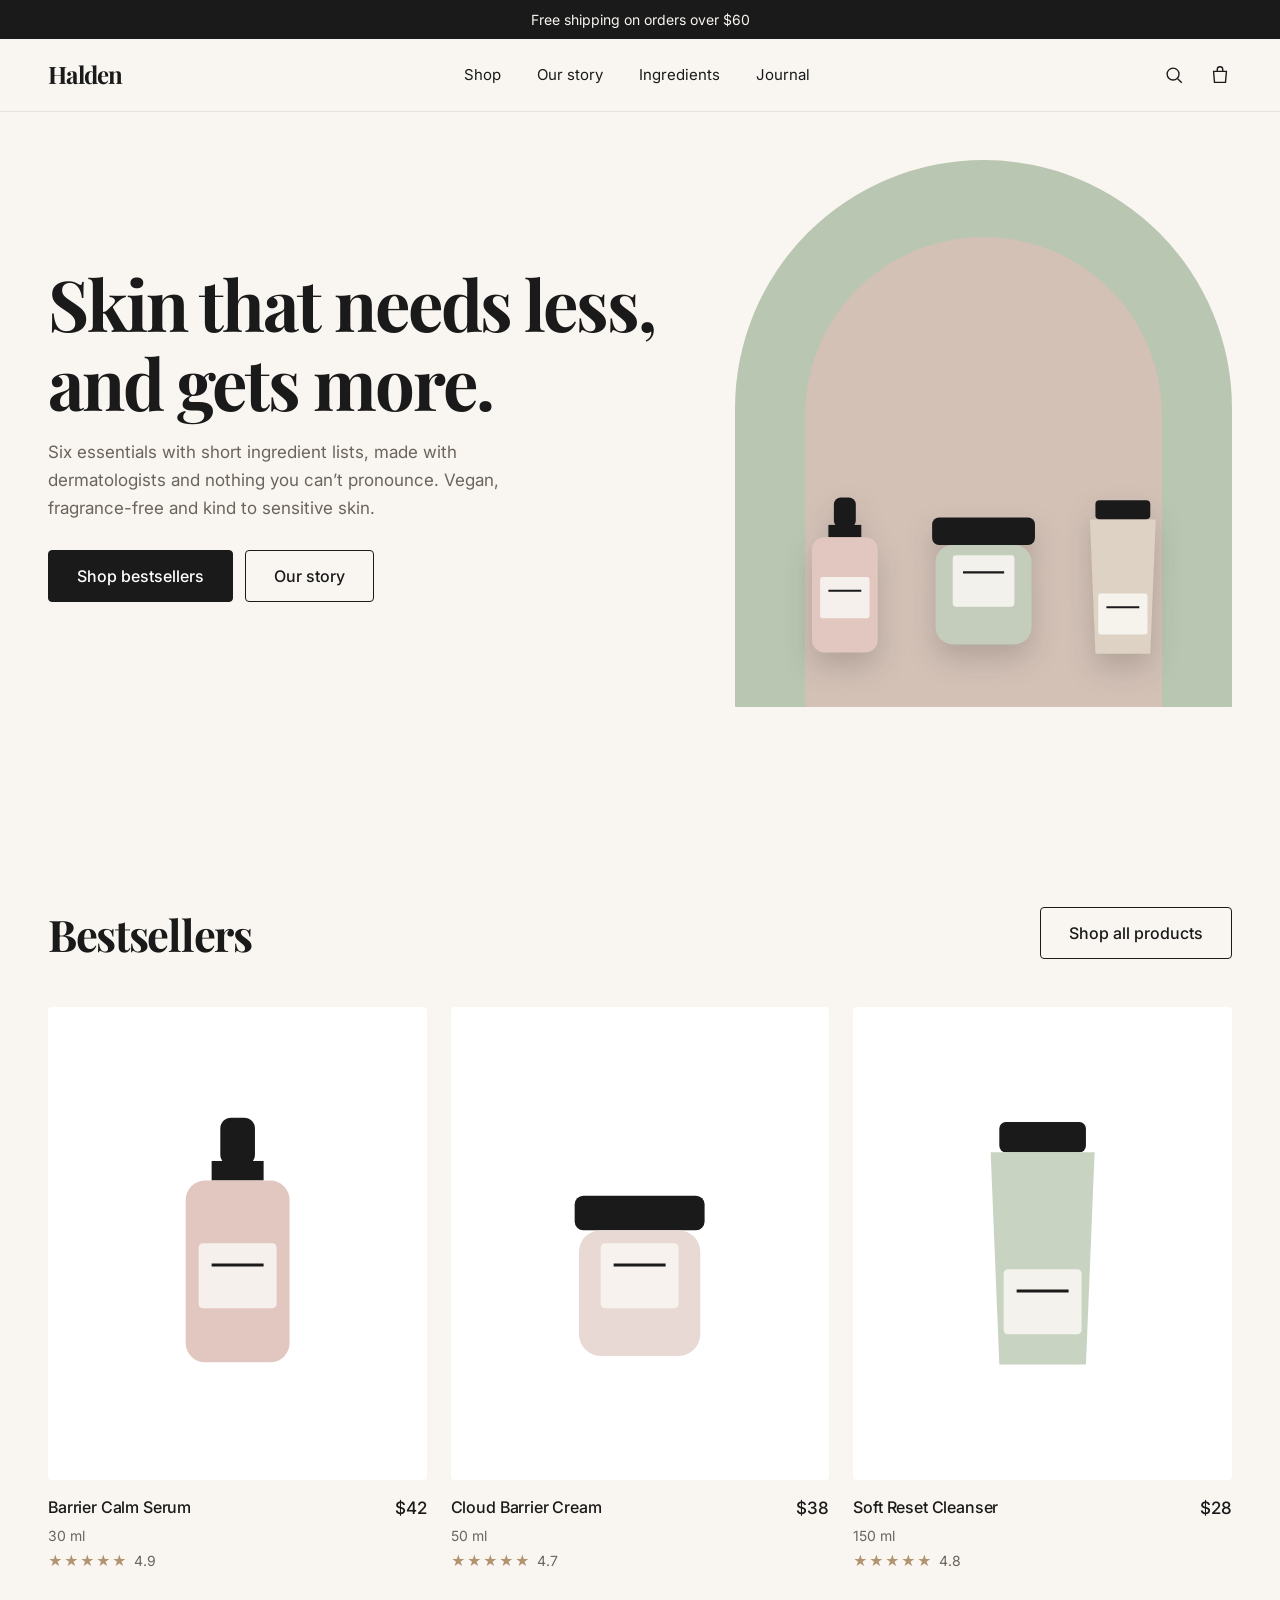
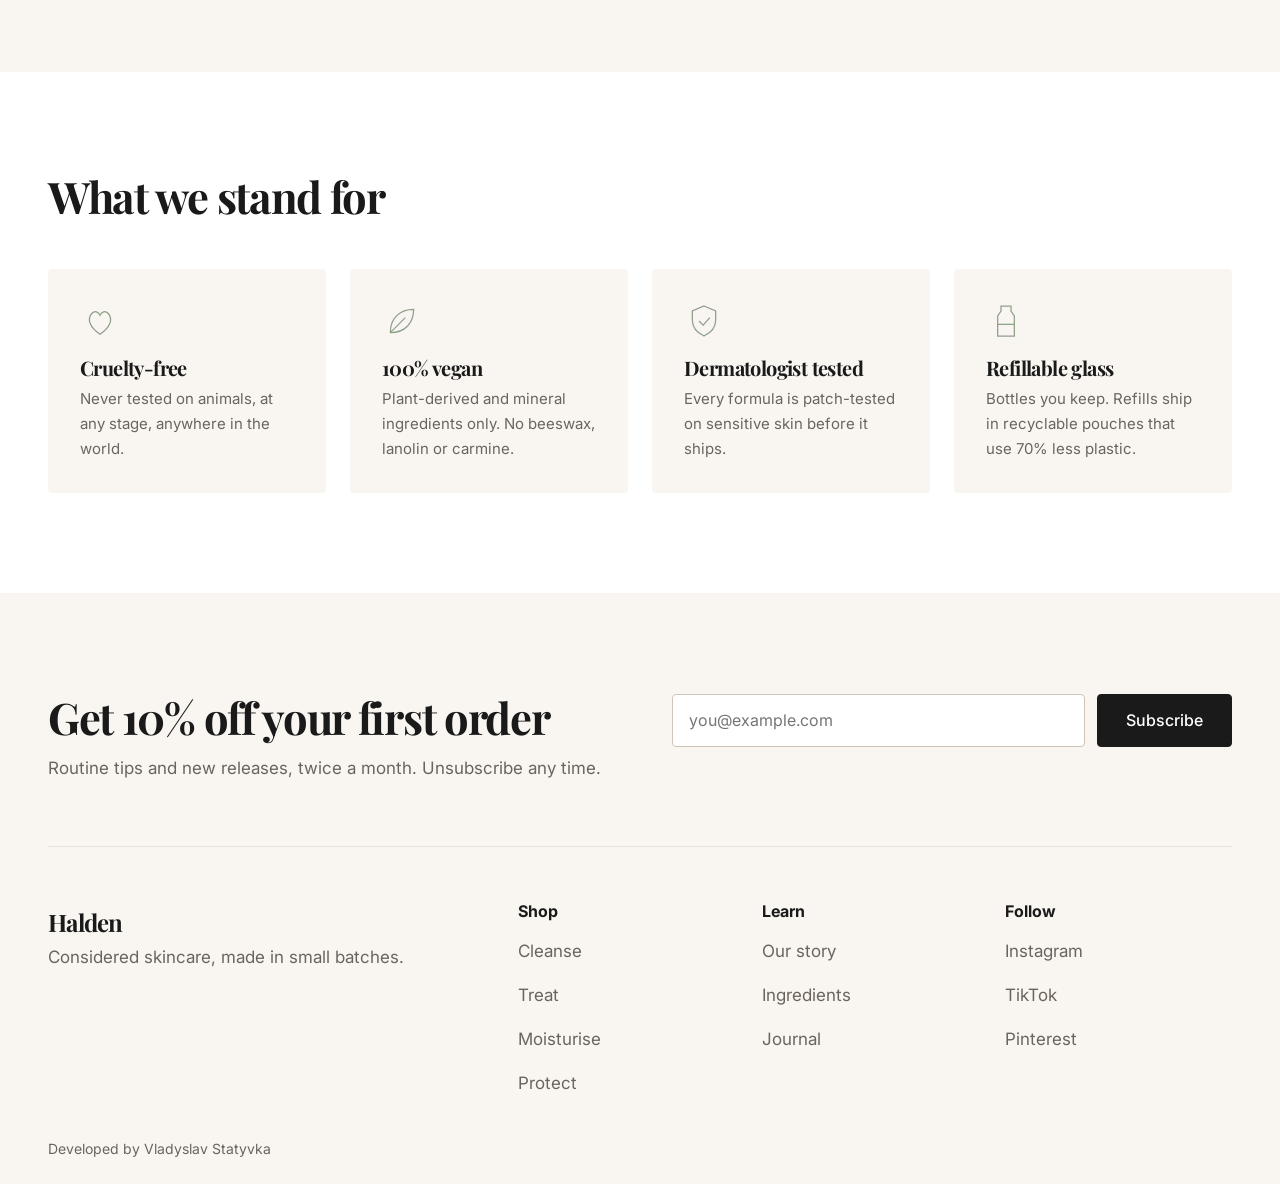
<file: index.html>
<!DOCTYPE html>
<html lang="en">
<head>
  <meta charset="utf-8">
  <meta name="viewport" content="width=device-width, initial-scale=1.0">
  <title>Considered skincare — Halden</title>
  <meta name="description" content="Vegan, cruelty-free skincare made with dermatologists.">
  <link rel="preconnect" href="https://fonts.googleapis.com">
  <link rel="preconnect" href="https://fonts.gstatic.com" crossorigin>
  <link href="https://fonts.googleapis.com/css2?family=Inter:wght@400;500;600&family=Playfair+Display:wght@600;700&display=swap" rel="stylesheet">
  <link rel="stylesheet" href="styles.css">
</head>
<body data-page="home">
<main id="main">
<section class="hero"><div class="container hero__grid">
  <div class="hero__copy"><h1>Skin that needs less, and gets more.</h1>
    <p>Six essentials with short ingredient lists, made with dermatologists and nothing you can’t pronounce. Vegan, fragrance-free and kind to sensitive skin.</p>
    <div class="hero__cta"><a href="shop.html" class="btn btn--dark">Shop bestsellers</a><a href="our-story.html" class="btn btn--ghost">Our story</a></div></div>
  <div class="hero__banner" aria-hidden="true"><div class="hero__arch"></div><div class="hero__bottles" id="heroBottles"></div></div>
</div></section>
<section class="section"><div class="container">
  <div class="section__head"><h2>Bestsellers</h2><a class="btn btn--ghost" href="shop.html">Shop all products</a></div>
  <div class="grid" id="bestsellers"></div>
</div></section>
<section class="section section--tint"><div class="container">
  <div class="section__head"><h2>What we stand for</h2></div>
  <div class="pillars">
    <article><svg viewBox="0 0 48 48" fill="none" stroke="currentColor" stroke-width="1.5"><path d="M24 40C12 32 8 22 14 15c4-4 8-2 10 2 2-4 6-6 10-2 6 7 2 17-10 25Z"/></svg><h3>Cruelty-free</h3><p>Never tested on animals, at any stage, anywhere in the world.</p></article>
    <article><svg viewBox="0 0 48 48" fill="none" stroke="currentColor" stroke-width="1.5"><path d="M10 38C10 20 22 10 38 10c0 16-10 28-28 28Z"/><path d="M10 38 28 20"/></svg><h3>100% vegan</h3><p>Plant-derived and mineral ingredients only. No beeswax, lanolin or carmine.</p></article>
    <article><svg viewBox="0 0 48 48" fill="none" stroke="currentColor" stroke-width="1.5"><path d="M24 6 38 12v11c0 9-6 15-14 19C16 38 10 32 10 23V12L24 6Z"/><path d="m18 24 5 5 8-9"/></svg><h3>Dermatologist tested</h3><p>Every formula is patch-tested on sensitive skin before it ships.</p></article>
    <article><svg viewBox="0 0 48 48" fill="none" stroke="currentColor" stroke-width="1.5"><path d="M18 6h12v6l4 6v24H14V18l4-6V6Z"/><path d="M14 28h20"/></svg><h3>Refillable glass</h3><p>Bottles you keep. Refills ship in recyclable pouches that use 70% less plastic.</p></article>
  </div>
</div></section>
</main>
<script src="products.js"></script>
<script src="script.js"></script>
</body>
</html>
</file>
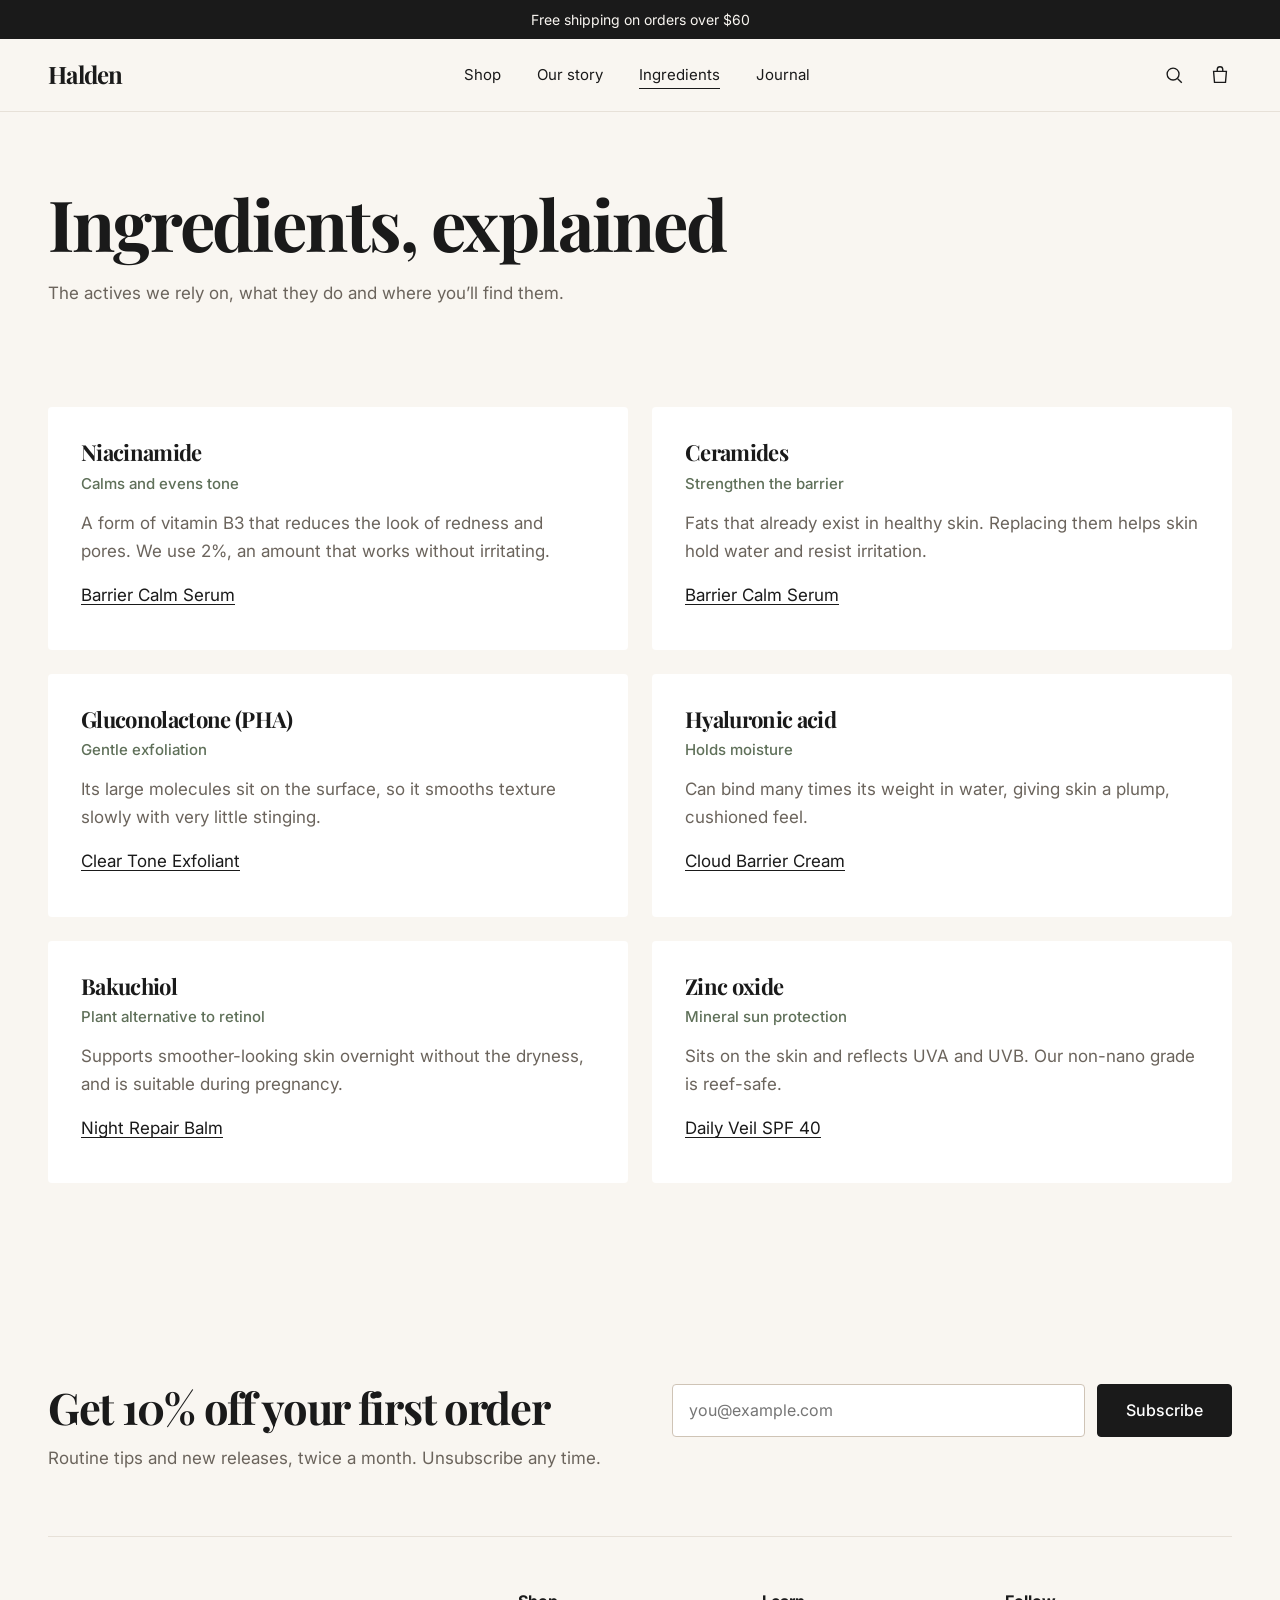
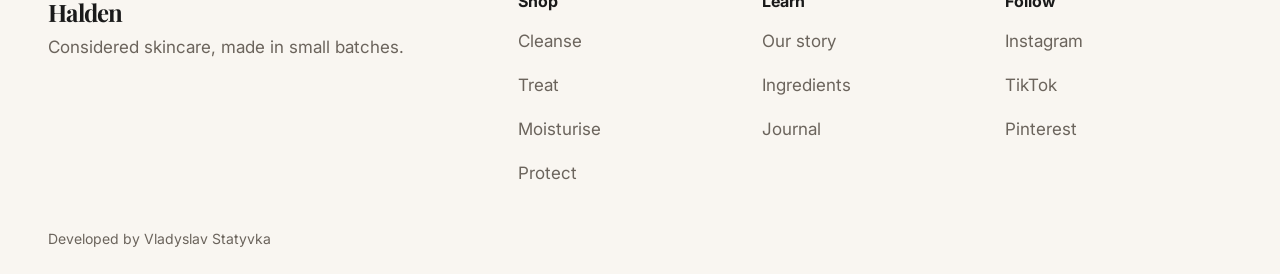
<file: ingredients.html>
<!DOCTYPE html>
<html lang="en">
<head>
  <meta charset="utf-8">
  <meta name="viewport" content="width=device-width, initial-scale=1">
  <title>Ingredients — Halden</title>
  <meta name="description" content="A plain-language guide to the key ingredients in Halden products.">
  <link rel="preconnect" href="https://fonts.googleapis.com">
  <link rel="preconnect" href="https://fonts.gstatic.com" crossorigin>
  <link href="https://fonts.googleapis.com/css2?family=Inter:wght@400;500;600&family=Playfair+Display:wght@600;700&display=swap" rel="stylesheet">
  <link rel="stylesheet" href="styles.css">
</head>
<body data-page="ingredients">
<main id="main">
<section class="page-hero"><div class="container"><h1>Ingredients, explained</h1><p>The actives we rely on, what they do and where you’ll find them.</p></div></section>
<section class="section"><div class="container"><div class="ing-grid">
  <article class="ing"><h3>Niacinamide</h3><span class="tag">Calms and evens tone</span><p>A form of vitamin B3 that reduces the look of redness and pores. We use 2%, an amount that works without irritating.</p><a href="product.html?p=barrier-calm-serum">Barrier Calm Serum</a></article>
  <article class="ing"><h3>Ceramides</h3><span class="tag">Strengthen the barrier</span><p>Fats that already exist in healthy skin. Replacing them helps skin hold water and resist irritation.</p><a href="product.html?p=barrier-calm-serum">Barrier Calm Serum</a></article>
  <article class="ing"><h3>Gluconolactone (PHA)</h3><span class="tag">Gentle exfoliation</span><p>Its large molecules sit on the surface, so it smooths texture slowly with very little stinging.</p><a href="product.html?p=clear-tone-exfoliant">Clear Tone Exfoliant</a></article>
  <article class="ing"><h3>Hyaluronic acid</h3><span class="tag">Holds moisture</span><p>Can bind many times its weight in water, giving skin a plump, cushioned feel.</p><a href="product.html?p=cloud-barrier-cream">Cloud Barrier Cream</a></article>
  <article class="ing"><h3>Bakuchiol</h3><span class="tag">Plant alternative to retinol</span><p>Supports smoother-looking skin overnight without the dryness, and is suitable during pregnancy.</p><a href="product.html?p=night-repair-balm">Night Repair Balm</a></article>
  <article class="ing"><h3>Zinc oxide</h3><span class="tag">Mineral sun protection</span><p>Sits on the skin and reflects UVA and UVB. Our non-nano grade is reef-safe.</p><a href="product.html?p=daily-veil-spf-40">Daily Veil SPF 40</a></article>
</div></div></section>
</main>
<script src="products.js"></script>
<script src="script.js"></script>
</body>
</html>
</file>
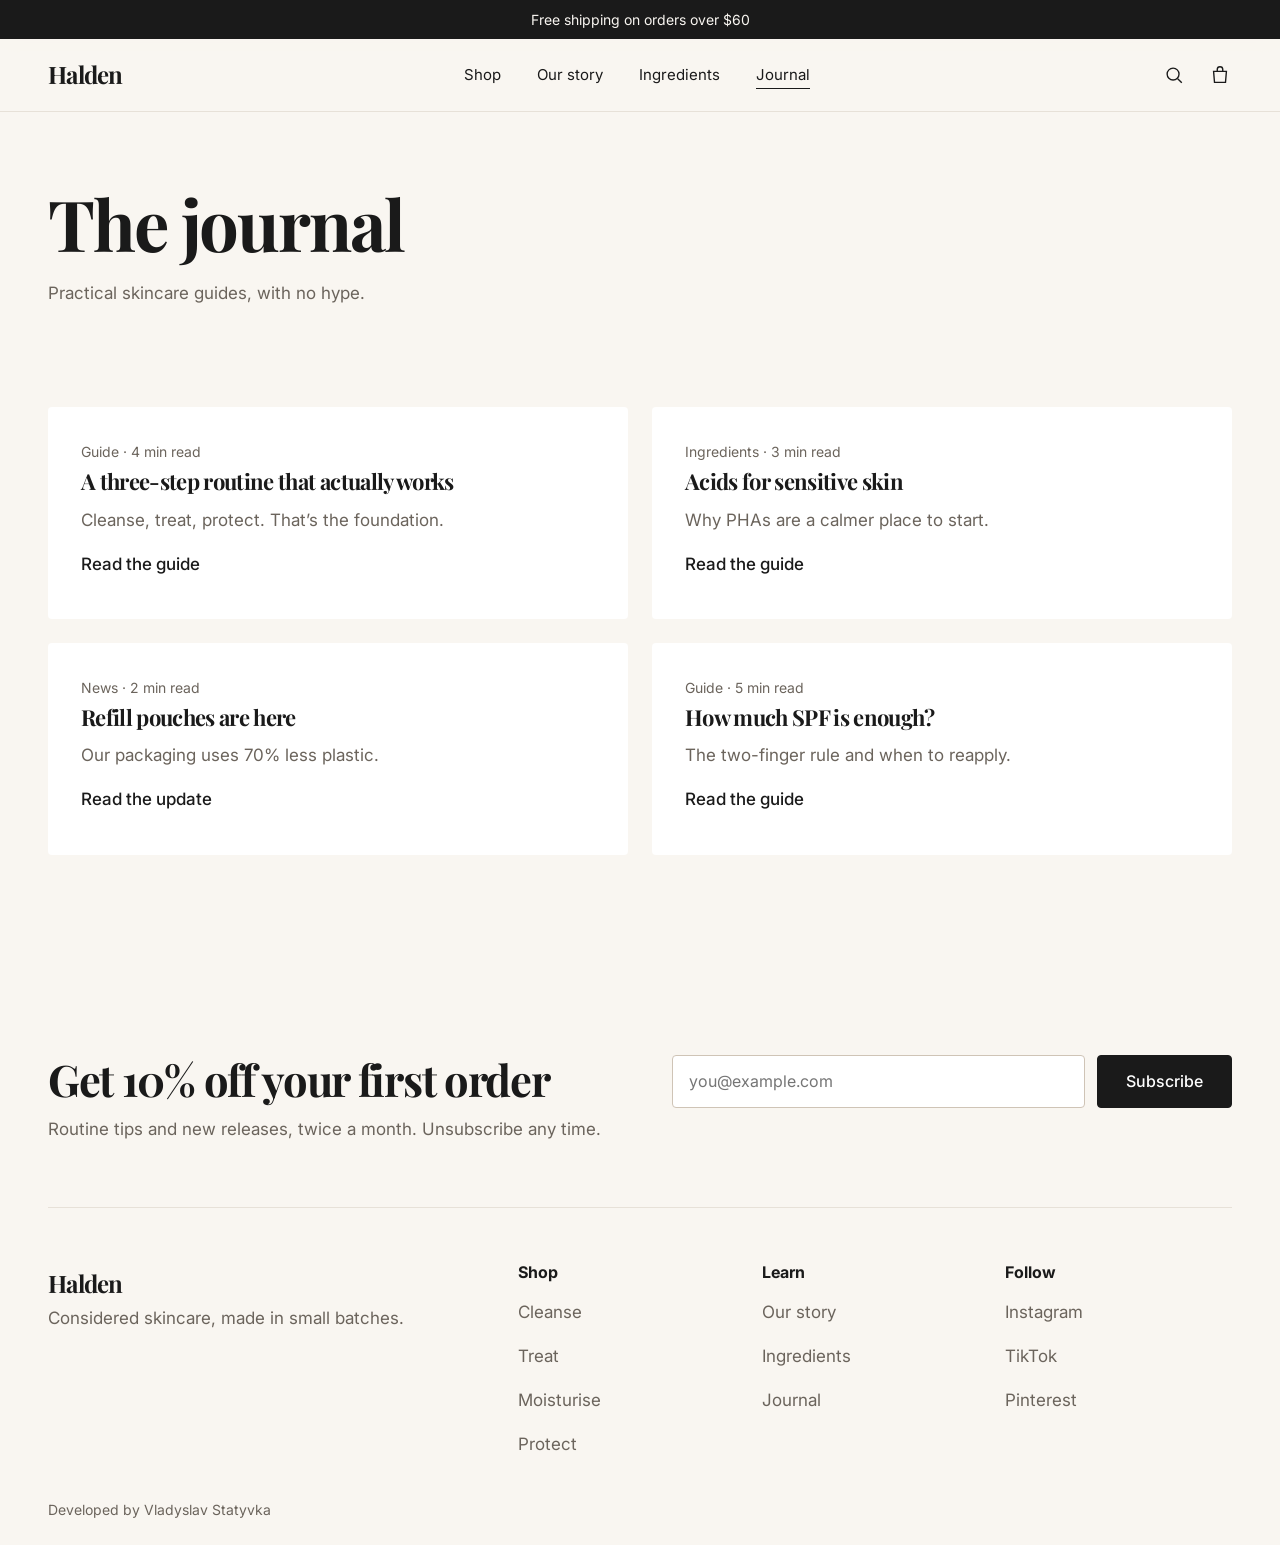
<file: journal.html>
<!DOCTYPE html>
<html lang="en">
<head>
  <meta charset="utf-8">
  <meta name="viewport" content="width=device-width, initial-scale=1">
  <title>Journal — Halden</title>
  <meta name="description" content="Skincare guides, routines and news from Halden.">
  <link rel="preconnect" href="https://fonts.googleapis.com">
  <link rel="preconnect" href="https://fonts.gstatic.com" crossorigin>
  <link href="https://fonts.googleapis.com/css2?family=Inter:wght@400;500;600&family=Playfair+Display:wght@600;700&display=swap" rel="stylesheet">
  <link rel="stylesheet" href="styles.css">
</head>
<body data-page="journal">
<main id="main">
<section class="page-hero"><div class="container"><h1>The journal</h1><p>Practical skincare guides, with no hype.</p></div></section>
<section class="section"><div class="container"><div class="posts">
  <article class="post"><span class="card__meta">Guide · 4 min read</span><h3>A three-step routine that actually works</h3><p>Cleanse, treat, protect. That’s the foundation.</p><details><summary>Read the guide</summary><p>Start with a gentle cleanser, add one treatment such as Barrier Calm Serum, then finish with moisturiser and SPF in the morning. Introduce new products one at a time, two weeks apart, so you know what’s working.</p></details></article>
  <article class="post"><span class="card__meta">Ingredients · 3 min read</span><h3>Acids for sensitive skin</h3><p>Why PHAs are a calmer place to start.</p><details><summary>Read the guide</summary><p>PHAs exfoliate more slowly than AHAs like glycolic acid. Use them two to three times a week in the evening, and always wear SPF the next day.</p></details></article>
  <article class="post"><span class="card__meta">News · 2 min read</span><h3>Refill pouches are here</h3><p>Our packaging uses 70% less plastic.</p><details><summary>Read the update</summary><p>Cloud Barrier Cream and Night Repair Balm now come in refill pouches. Keep your glass jar, pour in the refill and recycle the pouch with soft plastics.</p></details></article>
  <article class="post"><span class="card__meta">Guide · 5 min read</span><h3>How much SPF is enough?</h3><p>The two-finger rule and when to reapply.</p><details><summary>Read the guide</summary><p>Apply a line of sunscreen along two fingers for face and neck. Reapply every two hours outdoors, and after swimming or sweating.</p></details></article>
</div></div></section>
</main>
<script src="products.js"></script>
<script src="script.js"></script>
</body>
</html>
</file>
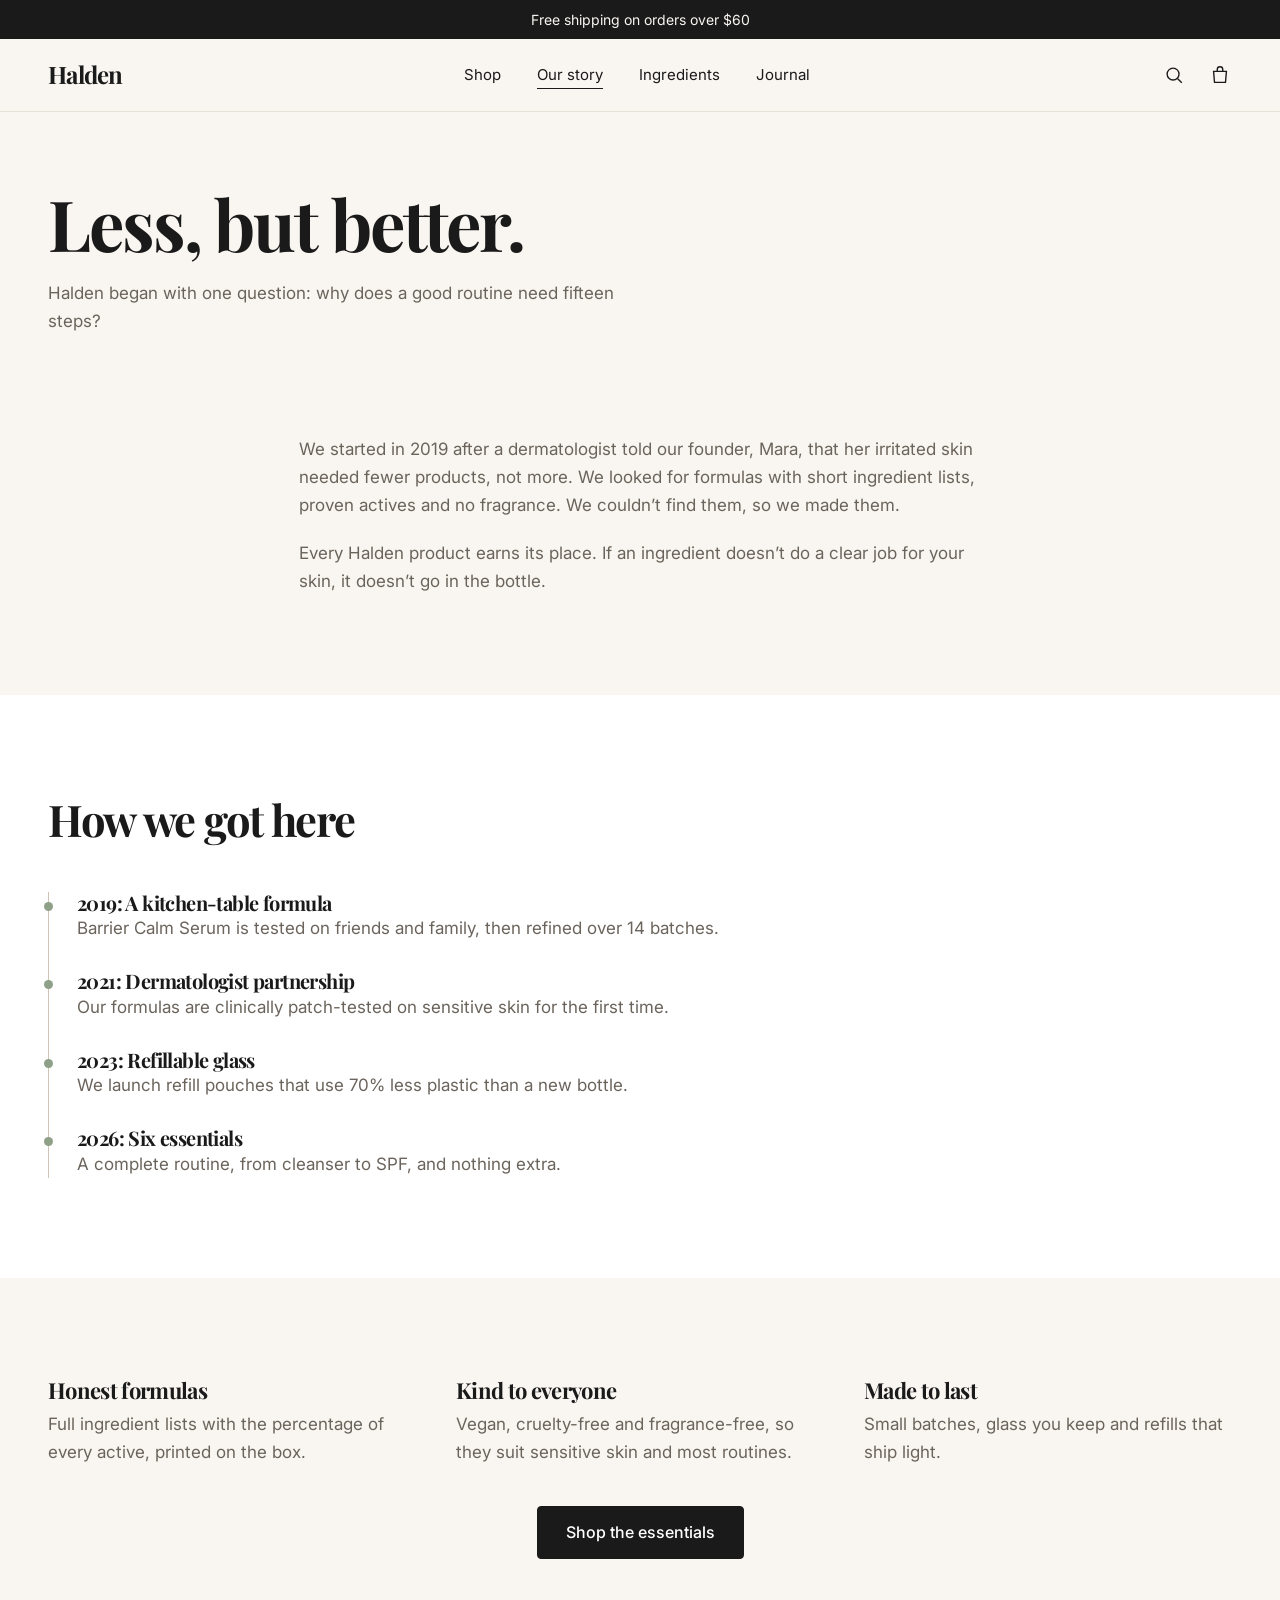
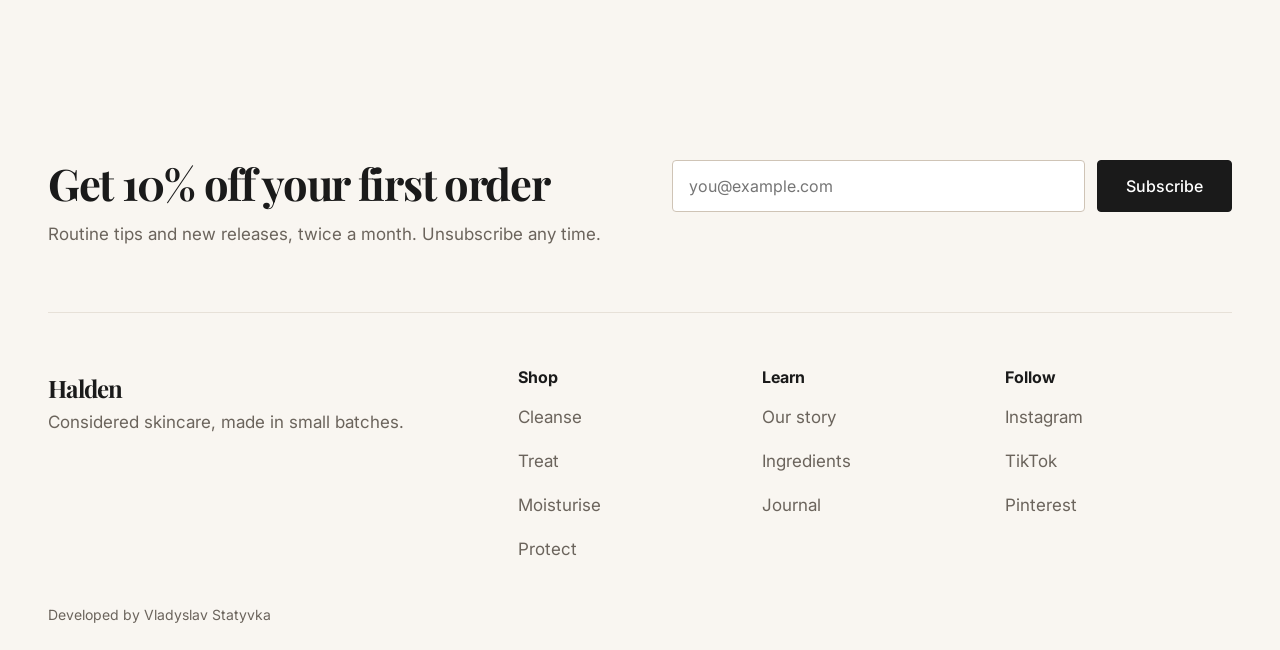
<file: our-story.html>
<!DOCTYPE html>
<html lang="en">
<head>
  <meta charset="utf-8">
  <meta name="viewport" content="width=device-width, initial-scale=1">
  <title>Our story — Halden</title>
  <meta name="description" content="How Halden started and what we believe about skincare.">
  <link rel="preconnect" href="https://fonts.googleapis.com">
  <link rel="preconnect" href="https://fonts.gstatic.com" crossorigin>
  <link href="https://fonts.googleapis.com/css2?family=Inter:wght@400;500;600&family=Playfair+Display:wght@600;700&display=swap" rel="stylesheet">
  <link rel="stylesheet" href="styles.css">
</head>
<body data-page="story">
<main id="main">
<section class="page-hero"><div class="container"><h1>Less, but better.</h1><p>Halden began with one question: why does a good routine need fifteen steps?</p></div></section>
<section class="section"><div class="container prose">
  <p>We started in 2019 after a dermatologist told our founder, Mara, that her irritated skin needed fewer products, not more. We looked for formulas with short ingredient lists, proven actives and no fragrance. We couldn’t find them, so we made them.</p>
  <p>Every Halden product earns its place. If an ingredient doesn’t do a clear job for your skin, it doesn’t go in the bottle.</p>
</div></section>
<section class="section section--tint"><div class="container">
  <div class="section__head"><h2>How we got here</h2></div>
  <ol class="timeline">
    <li><h3>2019: A kitchen-table formula</h3><p>Barrier Calm Serum is tested on friends and family, then refined over 14 batches.</p></li>
    <li><h3>2021: Dermatologist partnership</h3><p>Our formulas are clinically patch-tested on sensitive skin for the first time.</p></li>
    <li><h3>2023: Refillable glass</h3><p>We launch refill pouches that use 70% less plastic than a new bottle.</p></li>
    <li><h3>2026: Six essentials</h3><p>A complete routine, from cleanser to SPF, and nothing extra.</p></li>
  </ol>
</div></section>
<section class="section"><div class="container"><div class="cols">
  <div><h3>Honest formulas</h3><p>Full ingredient lists with the percentage of every active, printed on the box.</p></div>
  <div><h3>Kind to everyone</h3><p>Vegan, cruelty-free and fragrance-free, so they suit sensitive skin and most routines.</p></div>
  <div><h3>Made to last</h3><p>Small batches, glass you keep and refills that ship light.</p></div>
</div><div class="more"><a class="btn btn--dark" href="shop.html">Shop the essentials</a></div></div></section>
</main>
<script src="products.js"></script>
<script src="script.js"></script>
</body>
</html>
</file>
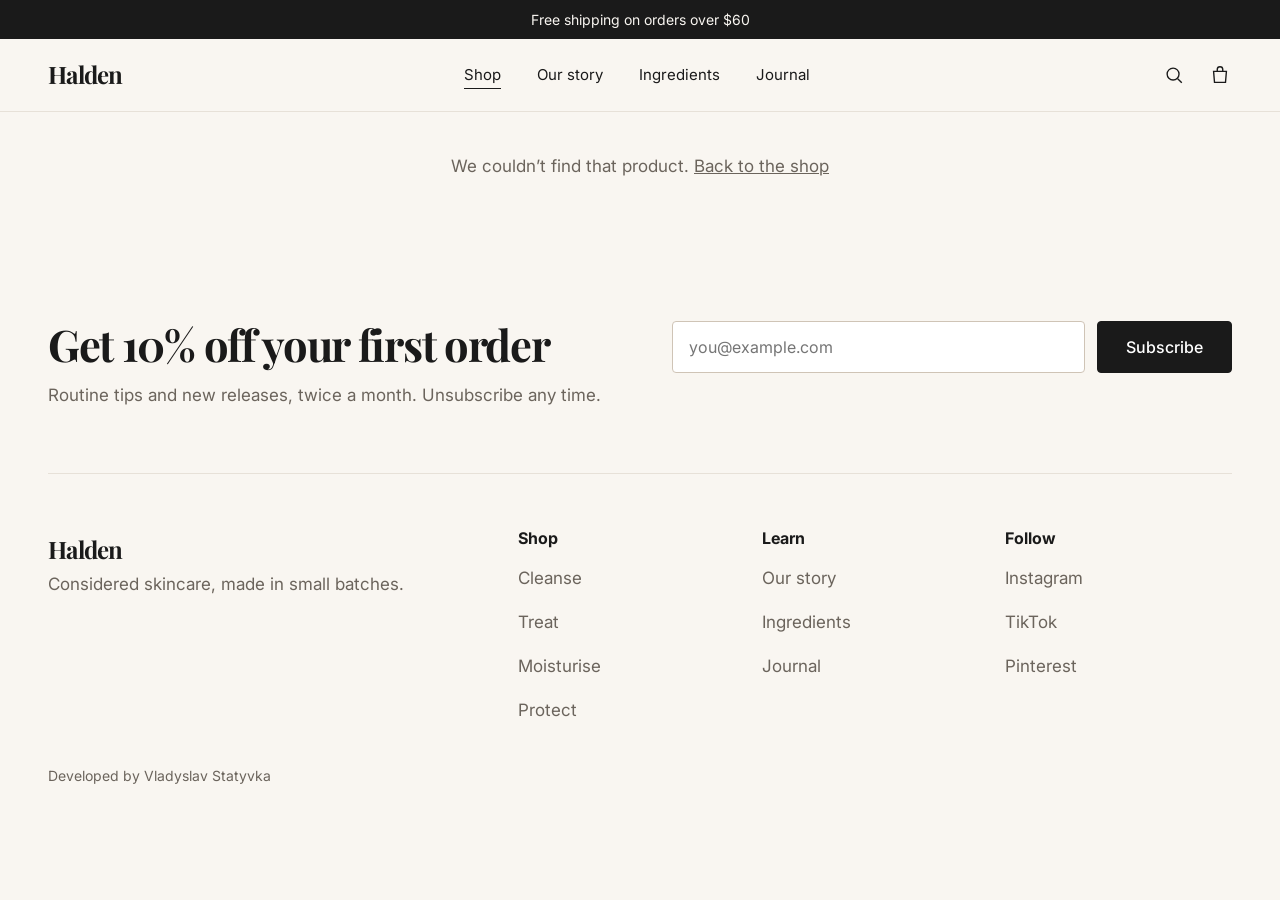
<file: product.html>
<!DOCTYPE html>
<html lang="en">
<head>
  <meta charset="utf-8">
  <meta name="viewport" content="width=device-width, initial-scale=1">
  <title>Product — Halden</title>
  <meta name="description" content="Halden skincare product details.">
  <link rel="preconnect" href="https://fonts.googleapis.com">
  <link rel="preconnect" href="https://fonts.gstatic.com" crossorigin>
  <link href="https://fonts.googleapis.com/css2?family=Inter:wght@400;500;600&family=Playfair+Display:wght@600;700&display=swap" rel="stylesheet">
  <link rel="stylesheet" href="styles.css">
</head>
<body data-page="product">
<main id="main">
<div class="container" id="pdp"></div>
<section class="section related" id="related"><div class="container">
  <div class="section__head"><h2>You may also like</h2></div>
  <div class="grid" id="relatedGrid"></div>
</div></section>
</main>
<script src="products.js"></script>
<script src="script.js"></script>
</body>
</html>
</file>
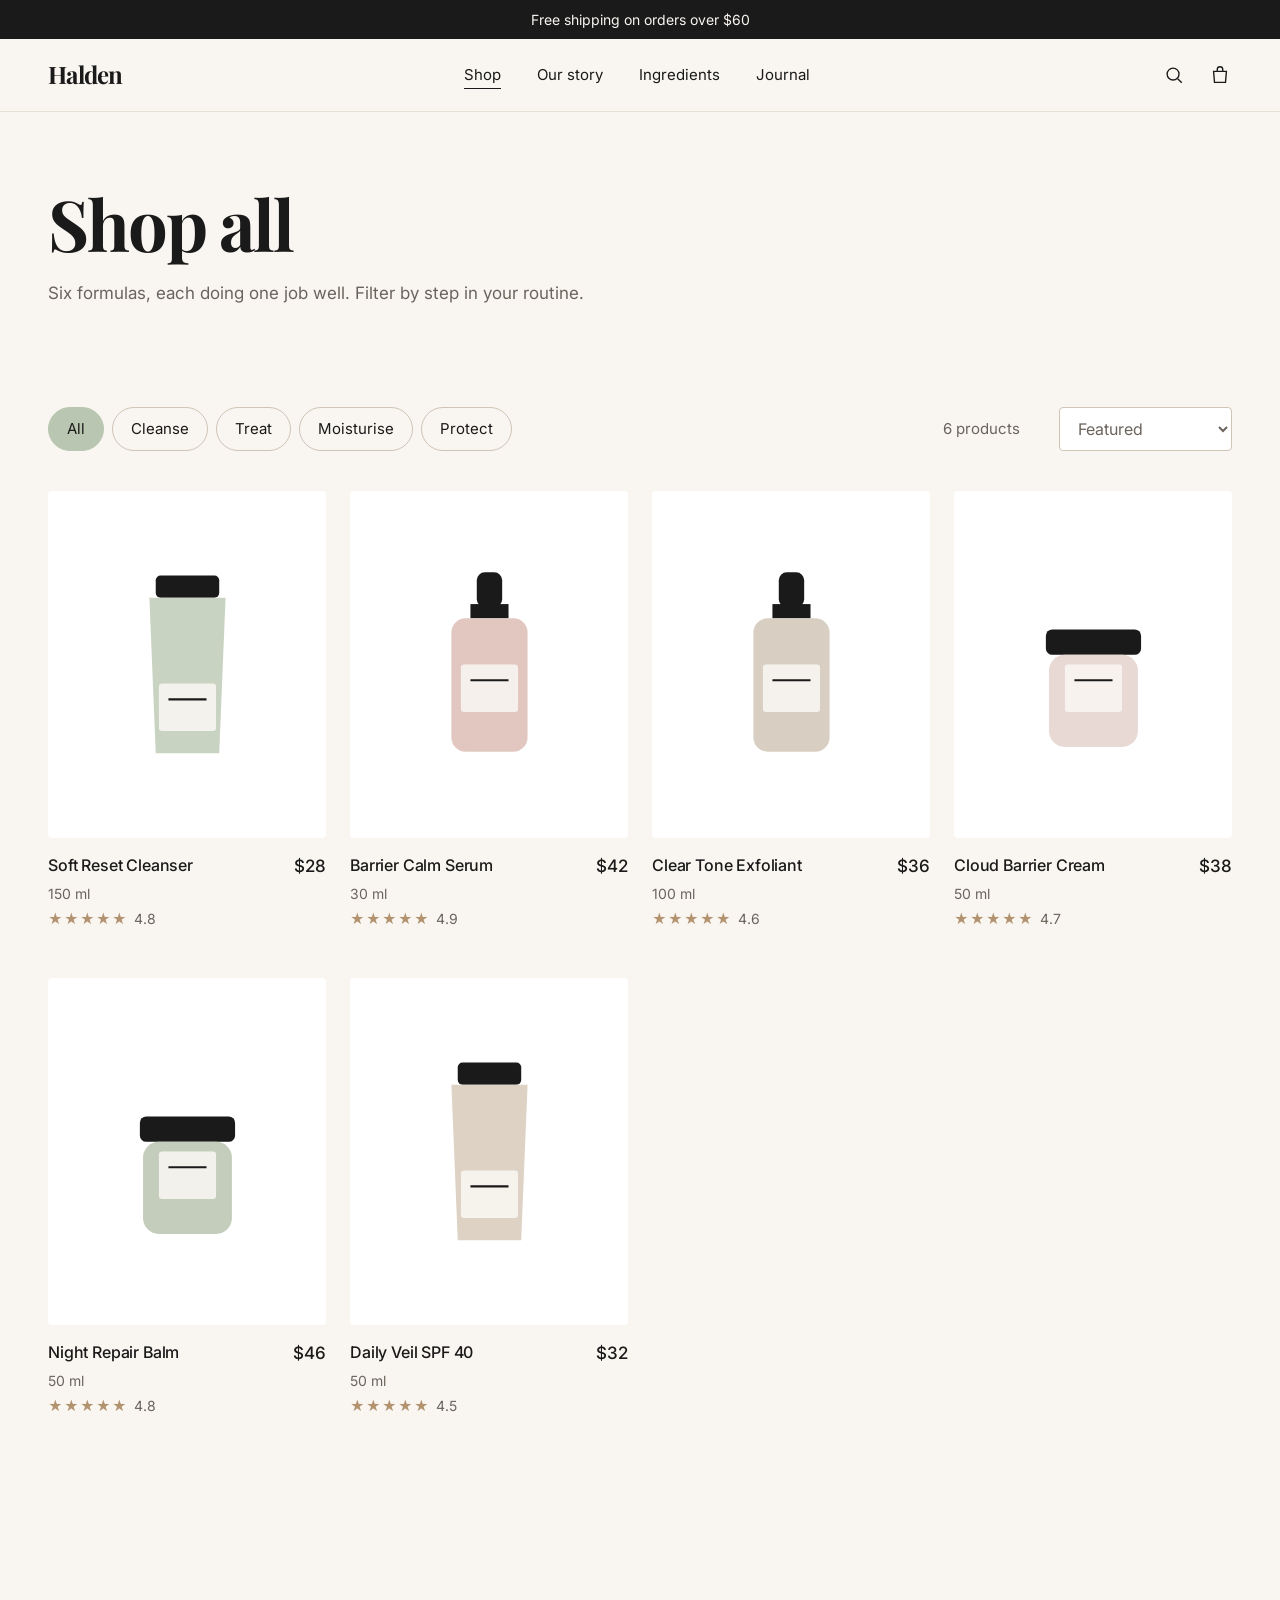
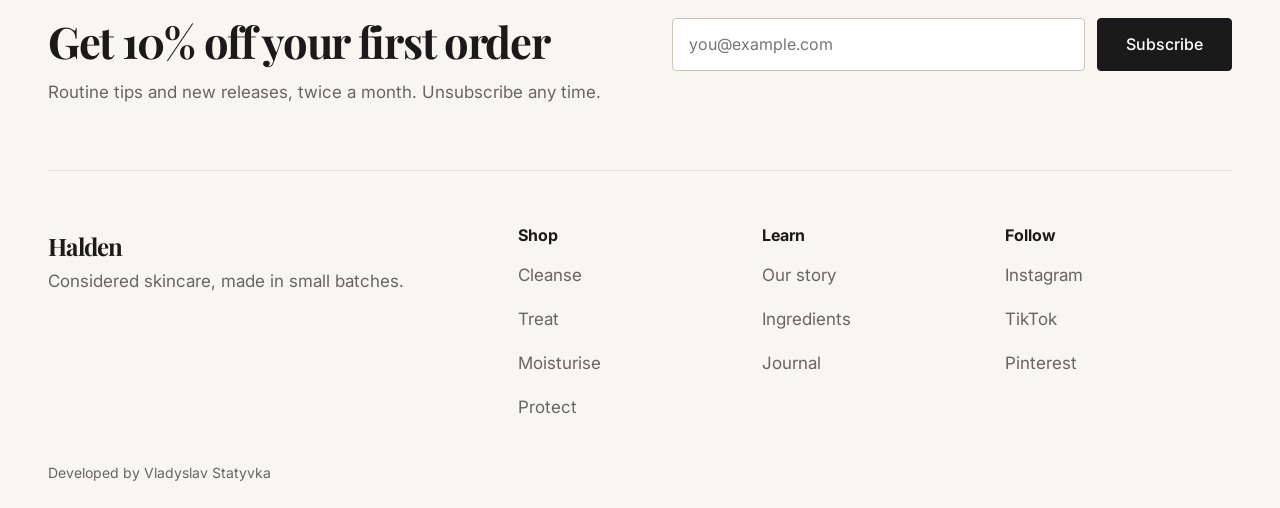
<file: shop.html>
<!DOCTYPE html>
<html lang="en">
<head>
  <meta charset="utf-8">
  <meta name="viewport" content="width=device-width, initial-scale=1">
  <title>Shop — Halden</title>
  <meta name="description" content="Browse all Halden skincare: cleansers, serums, moisturisers and SPF.">
  <link rel="preconnect" href="https://fonts.googleapis.com">
  <link rel="preconnect" href="https://fonts.gstatic.com" crossorigin>
  <link href="https://fonts.googleapis.com/css2?family=Inter:wght@400;500;600&family=Playfair+Display:wght@600;700&display=swap" rel="stylesheet">
  <link rel="stylesheet" href="styles.css">
</head>
<body data-page="shop">
<main id="main">
<section class="page-hero"><div class="container"><h1>Shop all</h1><p>Six formulas, each doing one job well. Filter by step in your routine.</p></div></section>
<section class="section"><div class="container">
  <div class="toolbar">
    <div class="filters" role="group" aria-label="Filter by category" id="filters">
      <button class="chip is-active" data-filter="all" aria-pressed="true">All</button><button class="chip" data-filter="cleanse" aria-pressed="false">Cleanse</button><button class="chip" data-filter="treat" aria-pressed="false">Treat</button><button class="chip" data-filter="moisturise" aria-pressed="false">Moisturise</button><button class="chip" data-filter="protect" aria-pressed="false">Protect</button>
    </div>
    <div class="toolbar__right"><span id="resultCount" aria-live="polite"></span>
      <label class="sr" for="sort">Sort by</label>
      <select class="select" id="sort"><option value="featured">Featured</option><option value="price-asc">Price: low to high</option><option value="price-desc">Price: high to low</option><option value="rating">Top rated</option></select></div>
  </div>
  <div class="grid" id="productGrid" aria-live="polite"></div>
  <p class="empty" id="emptyState" hidden>No products match that search. Clear it or choose All to see everything.</p>
</div></section>
</main>
<script src="products.js"></script>
<script src="script.js"></script>
</body>
</html>
</file>
<file: styles.css>
/* =========================================================
   Halden — mobile-first stylesheet
   Base styles target phones (320px+). min-width queries scale up.
   ========================================================= */
:root {
  --bg: #f9f6f1; --surface: #ffffff; --ink: #1a1a1a; --muted: #6b645c; --line: #e7e1d8;
  --sage: #b9c6b1; --sage-deep: #8fa088; --rose: #dcbfb8; --taupe: #cfc4b6;
  --font-head: "Playfair Display", Georgia, serif;
  --font-body: "Inter", system-ui, -apple-system, "Segoe UI", sans-serif;
  --fs-h1: 2rem; --fs-h2: 1.625rem;           /* 32px / 26px on phones */
  --pad: 3rem;                                 /* 48px section padding on phones */
  --gutter: clamp(1rem, 5vw, 3rem);
  --tap: 2.75rem;                              /* 44px minimum touch target */
  --radius: 4px; --ease: 0.3s ease; --shadow: 0 16px 40px -18px rgba(26,26,26,.28);
}
@media (min-width: 768px)  { :root { --fs-h1: clamp(2.5rem, 5.5vw, 4.5rem); --fs-h2: clamp(1.9rem, 3.4vw, 2.75rem); --pad: 5rem; } }
@media (min-width: 1024px) { :root { --pad: 6.25rem; } } /* 100px on desktop */

*, *::before, *::after { box-sizing: border-box; }
html { scroll-behavior: smooth; scroll-padding-top: 5.5rem; -webkit-text-size-adjust: 100%; }
body { margin: 0; max-width: 100%; overflow-x: hidden; background: var(--bg); color: var(--ink); font: 400 1rem/1.65 var(--font-body); -webkit-font-smoothing: antialiased; -webkit-tap-highlight-color: transparent; }
img, svg { display: block; max-width: 100%; }
a { color: inherit; text-decoration: none; }
button, input, select { font: inherit; color: inherit; }
button { cursor: pointer; touch-action: manipulation; }
h1, h2, h3 { font-family: var(--font-head); font-weight: 700; letter-spacing: -0.03em; line-height: 1.12; margin: 0; overflow-wrap: break-word; }
h1 { font-size: var(--fs-h1); } h2 { font-size: var(--fs-h2); }
p { margin: 0; overflow-wrap: break-word; }
:focus-visible { outline: 2px solid var(--ink); outline-offset: 3px; }
.container { width: min(1200px, 100% - 2 * var(--gutter)); margin-inline: auto; }
.sr { position: absolute; width: 1px; height: 1px; overflow: hidden; clip: rect(0 0 0 0); }
.skip { position: absolute; left: -999px; } .skip:focus { left: 12px; top: 12px; background: var(--ink); color: #fff; padding: 12px 16px; z-index: 100; }
.muted { color: var(--muted); }

/* ---------- Buttons & touch targets ---------- */
.btn { display: inline-flex; align-items: center; justify-content: center; min-height: 3rem; padding: .75rem 1.75rem; border: 1px solid var(--ink); border-radius: var(--radius); font-weight: 500; font-size: 1rem; transition: all var(--ease); }
.btn--dark { background: var(--ink); color: #fff; }
.btn--dark:hover { background: var(--sage-deep); border-color: var(--sage-deep); box-shadow: 0 0 0 4px rgba(143,160,136,.25); }
.btn--dark:disabled { opacity: .4; pointer-events: none; }
.btn--ghost { background: transparent; } .btn--ghost:hover { background: var(--ink); color: #fff; }
.btn--block { width: 100%; }
.icon-btn { width: var(--tap); height: var(--tap); background: none; border: 0; border-radius: 50%; display: grid; place-items: center; position: relative; transition: background var(--ease); }
.icon-btn:hover { background: rgba(26,26,26,.06); }

/* ---------- Header ---------- */
.announce { background: var(--ink); color: #f9f6f1; text-align: center; font-size: .875rem; padding: .5rem 1rem; }
.header { position: sticky; top: 0; z-index: 30; background: rgba(249,246,241,.95); backdrop-filter: blur(10px); border-bottom: 1px solid var(--line); }
.header__row { display: flex; align-items: center; justify-content: space-between; height: 4rem; gap: .5rem; }
.menu-toggle { margin-left: -.625rem; }
.header__actions { display: flex; gap: .125rem; margin-right: -.625rem; }
.logo { font-family: var(--font-head); font-weight: 700; font-size: 1.5rem; letter-spacing: -0.03em; }
.nav { display: none; }
.badge { position: absolute; top: .25rem; right: .125rem; min-width: 1.125rem; height: 1.125rem; padding: 0 .3rem; border-radius: 1rem; background: var(--rose); color: var(--ink); font-size: .75rem; font-weight: 600; line-height: 1.125rem; text-align: center; }
.badge.bump { animation: bump .35s ease; } @keyframes bump { 50% { transform: scale(1.35); } }
.search { border-top: 1px solid var(--line); padding: .5rem 0; }
.search input { width: 100%; min-height: 3rem; border: 0; background: transparent; font-size: 1rem; outline: none; -webkit-appearance: none; appearance: none; }

/* ---------- Hero (stacked on phones, side by side from 768px) ---------- */
.hero { padding: 1.5rem 0 var(--pad); }
.hero__grid { display: grid; gap: 2.5rem; align-items: center; }
.hero__copy p { margin: 1rem 0 1.75rem; max-width: 46ch; color: var(--muted); }
.hero__cta { display: grid; gap: .75rem; }
.hero__banner { position: relative; width: min(100%, 26rem); aspect-ratio: 4 / 4.4; margin-inline: auto; background: var(--sage); border-radius: 999px 999px var(--radius) var(--radius); overflow: hidden; display: grid; place-items: end center; }
.hero__arch { position: absolute; inset: 14% 14% 0; background: var(--rose); border-radius: 999px 999px 0 0; opacity: .75; }
.hero__bottles { position: relative; display: flex; align-items: flex-end; gap: 4%; width: 78%; padding-bottom: 9%; }
.hero__bottles svg { flex: 1; width: 100%; height: auto; filter: drop-shadow(0 14px 14px rgba(26,26,26,.18)); animation: rise 1s cubic-bezier(.2,.7,.2,1) both; }
.hero__bottles svg:nth-child(2) { flex: 1.25; animation-delay: .12s; } .hero__bottles svg:nth-child(3) { animation-delay: .24s; }
@keyframes rise { from { opacity: 0; transform: translateY(40px); } }

/* ---------- Sections ---------- */
.section { padding: var(--pad) 0; }
.section--tint { background: var(--surface); }
.section__head { display: flex; flex-direction: column; align-items: flex-start; gap: 1rem; margin-bottom: 1.75rem; }
.page-hero { padding: 2.5rem 0 0; } .page-hero p { max-width: 56ch; color: var(--muted); margin-top: 1rem; }
.more { margin-top: 2.5rem; text-align: center; }
.empty { text-align: center; color: var(--muted); padding: 2.5rem 0; }

/* ---------- Filters & toolbar (chips swipe sideways on phones) ---------- */
.toolbar { display: grid; gap: 1rem; margin-bottom: 1.75rem; }
.filters { display: flex; gap: .5rem; overflow-x: auto; scroll-snap-type: x proximity; scrollbar-width: none; margin-inline: calc(-1 * var(--gutter)); padding-inline: var(--gutter); }
.filters::-webkit-scrollbar { display: none; }
.chip { flex: none; min-height: var(--tap); scroll-snap-align: start; background: transparent; border: 1px solid var(--taupe); border-radius: 999px; padding: .5rem 1.125rem; font-size: .9375rem; transition: all var(--ease); }
.chip:hover { border-color: var(--ink); } .chip.is-active { background: var(--sage); border-color: var(--sage); }
.toolbar__right { display: flex; align-items: center; justify-content: space-between; gap: 1rem; color: var(--muted); font-size: .9375rem; }
.select { min-height: var(--tap); padding: .5rem 2rem .5rem .875rem; border: 1px solid var(--taupe); border-radius: var(--radius); background: var(--surface); font-size: 1rem; max-width: 60%; }

/* ---------- Product grid: 2 cols on phones, 1 below 360px, 2 on tablets, 4 on desktop ---------- */
.grid { display: grid; gap: 1.75rem 1rem; grid-template-columns: repeat(2, minmax(0, 1fr)); }
@media (max-width: 359px) { .grid { grid-template-columns: minmax(0, 1fr); } }
.card { display: flex; flex-direction: column; min-width: 0; transition: transform var(--ease); }
.card__media { background: var(--surface); border: 1px solid transparent; border-radius: var(--radius); overflow: hidden; display: flex; flex-direction: column; transition: all var(--ease); }
.card__img { display: grid; place-items: center; width: 100%; aspect-ratio: 4 / 5; }
.card__img svg { width: 46%; transition: transform .5s ease; }
.card__overlay { display: grid; gap: .5rem; padding: 0 .625rem .75rem; }
.card__overlay button, .ov-btn { min-height: var(--tap); padding: .5rem; border-radius: var(--radius); border: 1px solid var(--ink); font-size: .875rem; font-weight: 500; background: var(--ink); color: #fff; transition: all var(--ease); }
.card__overlay button:hover { background: var(--sage-deep); border-color: var(--sage-deep); }
.ov-btn { display: none; align-items: center; justify-content: center; background: rgba(255,255,255,.92); color: var(--ink); text-align: center; }
.ov-btn:hover { background: var(--sage); border-color: var(--sage); }
.card__body { padding-top: .875rem; display: grid; gap: .125rem; }
.card__row { display: grid; gap: .125rem; font-weight: 500; }
.card__name { font-family: var(--font-body); font-size: .9375rem; letter-spacing: -0.01em; font-weight: 500; line-height: 1.4; }
.card__name a { display: inline-block; padding-block: .125rem; }
.card__meta { color: var(--muted); font-size: .875rem; }
.stars { display: inline-flex; align-items: center; gap: .375rem; font-size: .875rem; color: var(--muted); }
.stars i { color: #b3926f; letter-spacing: 1px; font-style: normal; }

/* ---------- Pillars (swipeable row on phones) ---------- */
.pillars { display: flex; gap: 1rem; overflow-x: auto; scroll-snap-type: x mandatory; scrollbar-width: none; margin-inline: calc(-1 * var(--gutter)); padding: 0 var(--gutter) .25rem; scroll-padding-inline: var(--gutter); }
.pillars::-webkit-scrollbar { display: none; }
.pillars article { flex: 0 0 min(78%, 17rem); scroll-snap-align: start; background: var(--bg); padding: 1.75rem 1.5rem; border-radius: var(--radius); }
.pillars svg { width: 2.5rem; height: 2.5rem; color: var(--sage-deep); margin-bottom: 1rem; }
.pillars h3 { font-size: 1.25rem; margin-bottom: .5rem; }
.pillars p { color: var(--muted); font-size: .9375rem; }

/* ---------- Footer & newsletter ---------- */
.footer { padding: var(--pad) 0 1.5rem; }
.newsletter { display: grid; gap: 1.5rem; padding-bottom: 2.5rem; margin-bottom: 2.5rem; border-bottom: 1px solid var(--line); }
.newsletter p { color: var(--muted); margin-top: .75rem; }
.field { display: grid; gap: .75rem; }
.field input { min-height: 3rem; padding: .75rem 1rem; border: 1px solid var(--taupe); border-radius: var(--radius); background: var(--surface); font-size: 1rem; transition: all var(--ease); -webkit-appearance: none; appearance: none; }
.field input:focus { outline: none; border-color: var(--ink); box-shadow: 0 0 0 4px rgba(185,198,177,.5); }
.field input[aria-invalid="true"] { border-color: #a4524a; }
.form-msg { min-height: 1.5em; font-size: .9375rem; margin-top: .5rem; } .form-msg.error { color: #a4524a; } .form-msg.ok { color: #4f6448; }
.footer__cols { display: grid; gap: 2rem 1rem; grid-template-columns: repeat(2, minmax(0, 1fr)); }
.footer__cols > div:first-child { grid-column: 1 / -1; }
.footer__cols h3 { font-family: var(--font-body); font-size: 1rem; letter-spacing: 0; margin-bottom: .5rem; }
.footer__cols a:not(.logo) { display: flex; align-items: center; min-height: var(--tap); color: var(--muted); transition: color var(--ease); }
.footer__cols a:not(.logo):hover { color: var(--ink); }
.copyright { margin-top: 2rem; font-size: .875rem; }

/* ---------- Drawers, backdrop, toast ---------- */
.backdrop { position: fixed; inset: 0; background: rgba(26,26,26,.4); z-index: 40; animation: fade .3s ease; } @keyframes fade { from { opacity: 0; } }
.drawer { position: fixed; top: 0; bottom: 0; z-index: 50; background: var(--bg); display: flex; flex-direction: column; transition: transform .4s cubic-bezier(.2,.7,.2,1); visibility: hidden; overscroll-behavior: contain; }
.drawer.is-open { transform: none; visibility: visible; }
.drawer--left { left: 0; width: min(22rem, 88vw); transform: translateX(-100%); padding: 1rem 1.25rem; overflow-y: auto; }
.drawer--right { right: 0; width: min(26rem, 100vw); transform: translateX(100%); }
.drawer__close { align-self: flex-end; }
.drawer--left nav { display: grid; margin-top: 1.5rem; }
.drawer--left nav a { display: flex; align-items: center; min-height: 3.5rem; font-family: var(--font-head); font-size: 1.75rem; letter-spacing: -0.03em; border-bottom: 1px solid var(--line); }
.drawer--left nav a[aria-current="page"] { color: var(--sage-deep); }
.drawer__head { display: flex; justify-content: space-between; align-items: center; padding: .75rem .75rem .75rem 1.25rem; border-bottom: 1px solid var(--line); } .drawer__head h2 { font-size: 1.5rem; }
.cart-list { list-style: none; margin: 0; padding: .25rem 1.25rem; flex: 1; overflow-y: auto; }
.cart-item { display: grid; grid-template-columns: 4rem minmax(0, 1fr); gap: .75rem 1rem; padding: 1.125rem 0; border-bottom: 1px solid var(--line); align-items: start; }
.cart-item > div:last-child { grid-column: 2; display: flex; justify-content: space-between; align-items: center; text-align: left !important; }
.cart-item__thumb { background: var(--surface); border-radius: var(--radius); aspect-ratio: 1; display: grid; place-items: center; grid-row: span 2; } .cart-item__thumb svg { width: 50%; }
.cart-item h3 { font-family: var(--font-body); font-size: 1rem; letter-spacing: 0; font-weight: 500; }
.cart-item h3 a { display: inline-block; padding-block: .25rem; }
.qty { display: inline-flex; align-items: center; border: 1px solid var(--taupe); border-radius: 999px; margin-top: .5rem; }
.qty button { width: var(--tap); height: var(--tap); border: 0; background: none; border-radius: 50%; font-size: 1.125rem; } .qty button:hover { background: var(--sage); }
.qty span { min-width: 1.75rem; text-align: center; }
.remove { min-height: var(--tap); padding: 0 .25rem; background: none; border: 0; color: var(--muted); font-size: .9375rem; text-decoration: underline; }
.cart-empty { text-align: center; color: var(--muted); padding: 3.5rem 0; }
.drawer__foot { padding: 1.25rem; border-top: 1px solid var(--line); display: grid; gap: 1rem; } .subtotal { display: flex; justify-content: space-between; }
.toast { position: fixed; left: 50%; bottom: 1rem; width: max-content; max-width: calc(100% - 2rem); transform: translate(-50%, 1.5rem); background: var(--ink); color: #fff; padding: .75rem 1.25rem; border-radius: 1.5rem; font-size: .9375rem; text-align: center; opacity: 0; pointer-events: none; transition: all .35s ease; z-index: 60; }
.toast.show { opacity: 1; transform: translate(-50%, 0); }
body.locked { overflow: hidden; }

/* ---------- Product detail page ---------- */
.crumbs { font-size: .875rem; color: var(--muted); padding: 1.25rem 0 1rem; line-height: 2; } .crumbs a { display: inline-block; padding-block: .25rem; } .crumbs a:hover { color: var(--ink); text-decoration: underline; }
.pdp { display: grid; gap: 2rem; padding-bottom: var(--pad); }
.stage { aspect-ratio: 1; display: grid; place-items: center; border-radius: var(--radius); transition: background var(--ease); } .stage svg { width: 46%; max-height: 80%; }
.thumbs { display: grid; grid-template-columns: repeat(4, minmax(0, 1fr)); gap: .5rem; margin-top: .5rem; }
.thumb { aspect-ratio: 1; min-height: var(--tap); border: 1px solid var(--line); border-radius: var(--radius); display: grid; place-items: center; padding: 0; transition: border-color var(--ease); } .thumb svg { width: 52%; } .thumb:hover, .thumb[aria-current="true"] { border-color: var(--ink); }
.pdp__info { display: grid; gap: 1.25rem; align-content: start; } .pdp__info h1 { font-size: var(--fs-h1); }
.pdp__price { font-size: 1.5rem; font-weight: 500; } .label { font-size: .875rem; color: var(--muted); margin-bottom: .5rem; }
.sizes { display: flex; flex-wrap: wrap; gap: .625rem; }
.size { min-height: var(--tap); padding: .5rem 1.125rem; border: 1px solid var(--taupe); border-radius: var(--radius); background: transparent; transition: all var(--ease); } .size:hover { border-color: var(--ink); } .size[aria-pressed="true"] { background: var(--sage); border-color: var(--sage); }
.buy { display: flex; gap: .75rem; } .buy .qty { margin: 0; flex: none; } .buy .btn { flex: 1; min-height: 3rem; }
.acc { margin-top: .5rem; } .acc details { border-top: 1px solid var(--line); } .acc details:last-child { border-bottom: 1px solid var(--line); }
.acc summary { display: flex; align-items: center; min-height: 3.25rem; cursor: pointer; font-weight: 500; } .acc p { color: var(--muted); padding-bottom: 1rem; }
.related { padding-top: 0; }

/* ---------- Story, ingredients, journal ---------- */
.cols { display: grid; gap: 2rem; } .cols h3 { font-size: 1.375rem; margin-bottom: .5rem; } .cols p, .prose p { color: var(--muted); }
.prose { max-width: 62ch; display: grid; gap: 1.25rem; }
.timeline { list-style: none; margin: 0; padding: 0; border-left: 1px solid var(--taupe); display: grid; gap: 1.75rem; } .timeline li { padding-left: 1.5rem; position: relative; } .timeline li::before { content: ""; position: absolute; left: -5px; top: .625rem; width: 9px; height: 9px; border-radius: 50%; background: var(--sage-deep); } .timeline h3 { font-size: 1.25rem; } .timeline p { color: var(--muted); }
.ing-grid, .posts { display: grid; gap: 1rem; }
.ing, .post { background: var(--surface); padding: 1.5rem; border-radius: var(--radius); border: 1px solid transparent; transition: all var(--ease); }
.ing h3 { font-size: 1.375rem; margin-bottom: .25rem; } .ing .tag { color: #5f7059; font-weight: 500; font-size: .9375rem; } .ing p { color: var(--muted); margin: .75rem 0 .5rem; }
.ing a { display: inline-flex; align-items: center; min-height: var(--tap); text-decoration: underline; text-underline-offset: 3px; }
.post h3 { font-size: 1.375rem; margin: .375rem 0 .75rem; } .post .card__meta { display: block; } .post p { color: var(--muted); }
.post summary { display: flex; align-items: center; min-height: var(--tap); cursor: pointer; font-weight: 500; margin-top: .5rem; }

/* ---------- Tablet (768px+) ---------- */
@media (min-width: 480px) {
  .hero__cta { display: flex; flex-wrap: wrap; } .hero__cta .btn { width: auto; }
  .field { grid-template-columns: 1fr auto; }
  .card__row { display: flex; justify-content: space-between; gap: .75rem; } .card__name { font-size: 1rem; }
}
@media (min-width: 768px) {
  body { font-size: 1.0625rem; }
  .header__row { height: 4.5rem; }
  .hero { padding-top: 3rem; } .hero__grid { grid-template-columns: 1.1fr .9fr; gap: 3rem; } .hero__banner { width: 100%; margin-inline: 0; }
  .section__head { flex-direction: row; flex-wrap: wrap; align-items: end; justify-content: space-between; margin-bottom: 3rem; }
  .page-hero { padding-top: 4.5rem; }
  .grid { gap: 2.5rem 1.5rem; } #bestsellers, #relatedGrid { grid-template-columns: repeat(3, minmax(0, 1fr)); }
  .toolbar { display: flex; justify-content: space-between; align-items: center; margin-bottom: 2.5rem; }
  .filters { margin: 0; padding: 0; flex-wrap: wrap; overflow: visible; } .toolbar__right { gap: 1rem; }
  .pillars { display: grid; grid-template-columns: repeat(2, minmax(0, 1fr)); overflow: visible; margin: 0; padding: 0; gap: 1.5rem; } .pillars article { flex: none; padding: 2rem; }
  .newsletter { grid-template-columns: 1fr 1fr; gap: 4rem; align-items: center; padding-bottom: 4rem; margin-bottom: 3.5rem; }
  .footer__cols { grid-template-columns: 2fr 1fr 1fr 1fr; } .footer__cols > div:first-child { grid-column: auto; }
  .pdp { grid-template-columns: 1.1fr 1fr; gap: 4rem; } .gallery { position: sticky; top: 6rem; align-self: start; } .thumbs { gap: .75rem; }
  .cols { grid-template-columns: repeat(3, 1fr); gap: 2.5rem; }
  .ing-grid, .posts { grid-template-columns: repeat(2, minmax(0, 1fr)); gap: 1.5rem; } .ing, .post { padding: 2rem; }
  .timeline li { padding-left: 1.75rem; }
}
/* ---------- Large tablet / small laptop (960px+): inline nav ---------- */
@media (min-width: 960px) {
  .menu-toggle { display: none; } .header__row { display: grid; grid-template-columns: auto 1fr auto; gap: 1.5rem; }
  .nav { display: flex; justify-content: center; gap: 2.25rem; font-size: .9375rem; }
  .nav a { position: relative; display: inline-flex; align-items: center; min-height: var(--tap); }
  .nav a::after { content: ""; position: absolute; left: 0; bottom: .5rem; width: 100%; height: 1px; background: var(--ink); transform: scaleX(0); transform-origin: left; transition: transform var(--ease); }
  .nav a:hover::after, .nav a[aria-current="page"]::after { transform: scaleX(1); }
}
/* ---------- Desktop (1100px+): 4-column catalogue ---------- */
@media (min-width: 1100px) {
  .grid { grid-template-columns: repeat(4, minmax(0, 1fr)); gap: 3rem 1.5rem; }
  .pillars { grid-template-columns: repeat(4, minmax(0, 1fr)); }
  .hero__grid { gap: 5rem; }
}
/* ---------- Mouse hover: overlay reveal on cards (not on touch devices) ---------- */
@media (hover: hover) and (min-width: 768px) {
  .card:hover { transform: translateY(-4px); }
  .card:hover .card__media { border-color: var(--sage); box-shadow: var(--shadow); }
  .card:hover .card__img svg { transform: scale(1.05); }
  .card__media { position: relative; }
  .card__overlay { position: absolute; inset: auto .75rem .75rem; grid-template-columns: 1fr 1fr; padding: 0; transform: translateY(1rem); opacity: 0; transition: all var(--ease); }
  .card:hover .card__overlay, .card:focus-within .card__overlay { transform: none; opacity: 1; }
  .ov-btn { display: flex; }
  .card__overlay button { background: var(--ink); }
  .ing:hover, .post:hover { transform: translateY(-4px); border-color: var(--sage); box-shadow: var(--shadow); }
}
@media (prefers-reduced-motion: reduce) { *, *::before, *::after { animation: none !important; transition: none !important; scroll-behavior: auto !important; } }
</file>
